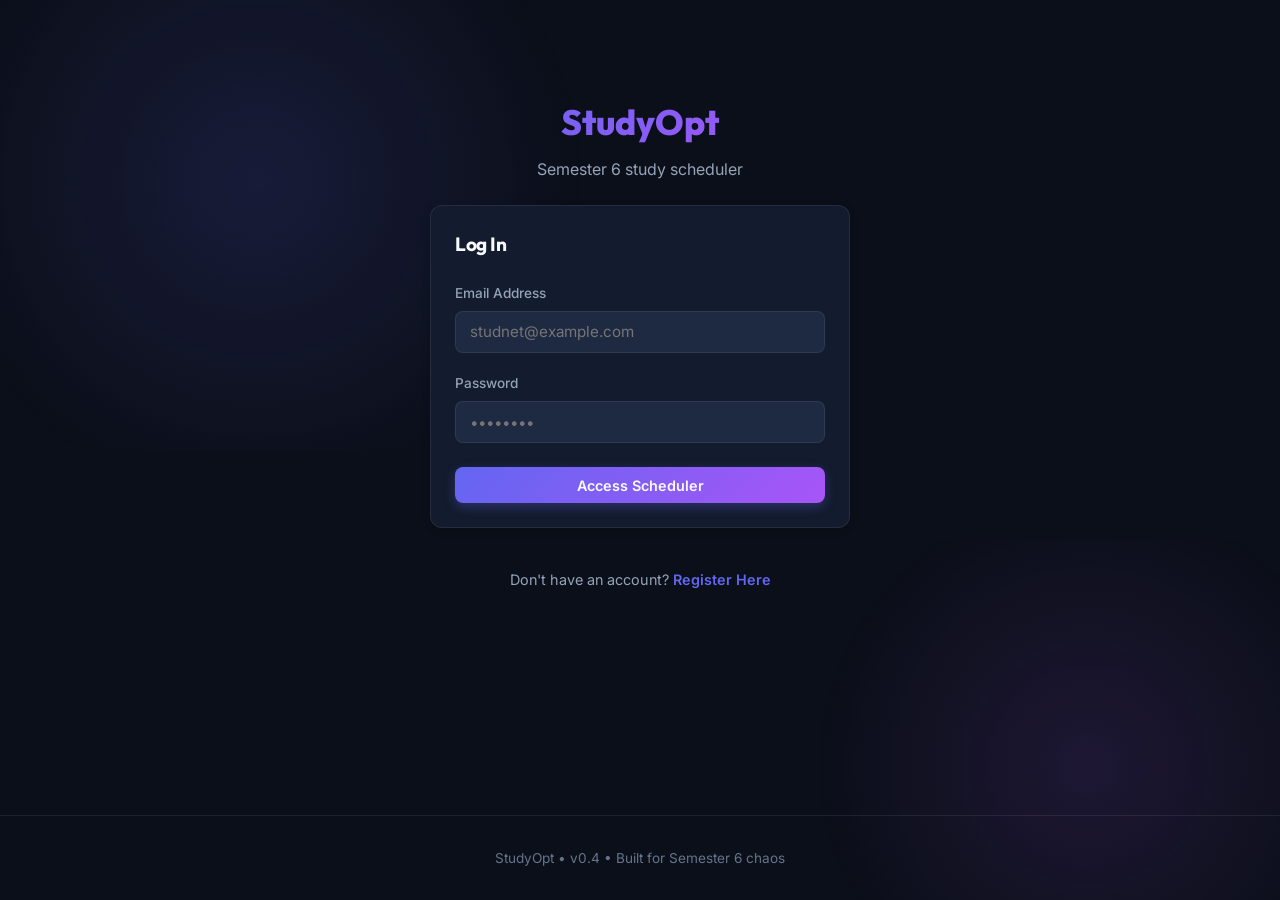
<file: frontend/index.html>
<!DOCTYPE html>
<html lang="en">
<head>
    <meta charset="UTF-8">
    <meta name="viewport" content="width=device-width, initial-scale=1.0">
    <title>Dashboard | StudyOpt</title>
    <link rel="stylesheet" href="style.css">
</head>
<body>
    <!-- if you're reading this, i built this at 3am before a probability exam -->
    <div class="ambient-glow"></div>
    <div class="ambient-glow-2"></div>

    <!-- Navigation Header (Hydrated by app.js) -->
    <header></header>

    <!-- Main Content Container -->
    <main id="main-content">
        <!-- Welcoming Section -->
        <div class="page-title-section" style="display: flex; justify-content: space-between; align-items: flex-end; flex-wrap: wrap; gap: 1rem;">
            <div>
                <h1 id="welcome-title">Hey Adib, Semester 6</h1>
                <p class="page-subtitle" id="dashboard-date-str">Loading your mess...</p>
            </div>
            <div>
                <button class="btn btn-primary" id="btn-trigger-log-past">Log Custom Session</button>
                <button class="btn btn-secondary" id="btn-regenerate-schedule">Regenerate Weekly</button>
            </div>
        </div>

        <!-- Known Issues / Bug Notes Banner -->
        <div style="background:#ff4444; color:white; padding:10px; font-size:14px; line-height: 1.4;">
            <div>bug: schedule sometimes doesn't refresh after logging. just reload the page idk why — adib</div>
            <div>bug: focus score slider is weird on mobile. didn't test it. — adib</div>
        </div>

        <!-- Dashboard Layout Grid -->
        <div style="display: grid; grid-template-columns: 1fr; gap: 1.5rem; margin-top: 1.5rem;" id="dashboard-grid">
            <!-- Top Column: Today's Focus & Quick Stats -->
            <div style="display: grid; grid-template-columns: 1fr; gap: 1.5rem;" id="top-row-grid">
                <!-- Today's Focus Card -->
                <div class="card" style="background: linear-gradient(135deg, rgba(30, 41, 66, 0.9) 0%, rgba(15, 23, 42, 0.9) 100%); border-color: rgba(99, 102, 241, 0.3);">
                    <h2 class="card-title" style="color: var(--accent-primary);">Today's Study Focus</h2>
                    <div id="today-focus-content" style="margin: 1.5rem 0;">
                        <p style="color: var(--text-secondary); font-size: 1.1rem;">Loading your mess...</p>
                    </div>
                </div>

                <!-- Quick Stats Card -->
                <!-- inline bg because it looked better when testing -->
                <div class="card" style="background-color: #1a1f2e;">
                    <h2 class="card-title">Quick Analytics</h2>
                    <div style="display: grid; grid-template-columns: repeat(auto-fit, minmax(130px, 1fr)); gap: 1.5rem; text-align: center; margin-top: 1rem;">
                        <!-- Adherence Conic Ring -->
                        <div style="display: flex; flex-direction: column; align-items: center; justify-content: center;">
                            <div id="adherence-circle" style="width: 80px; height: 80px; border-radius: 50%; background: conic-gradient(var(--accent-primary) 0%, var(--bg-tertiary) 0%); display: flex; align-items: center; justify-content: center; position: relative;">
                                <div style="width: 64px; height: 64px; border-radius: 50%; background-color: var(--bg-secondary); display: flex; align-items: center; justify-content: center; font-weight: 700; font-size: 1.1rem; color: var(--text-primary);" id="adherence-pct">0%</div>
                            </div>
                            <span style="font-size: 0.8rem; color: var(--text-secondary); margin-top: 0.5rem; font-weight: 500;">Weekly Adherence</span>
                        </div>
                        
                        <!-- Focus Score -->
                        <div style="display: flex; flex-direction: column; align-items: center; justify-content: center;">
                            <div style="font-size: 2.2rem; font-weight: 800; color: var(--accent-secondary); line-height: 1;" id="focus-score-val">0.0</div>
                            <div style="font-size: 0.9rem; color: var(--text-primary); margin: 0.25rem 0 0.5rem 0; font-weight: 600;">Focus Index</div>
                            <span style="font-size: 0.8rem; color: var(--text-secondary); font-weight: 500;">Out of 10.0</span>
                        </div>

                        <!-- Diff Average -->
                        <div style="display: flex; flex-direction: column; align-items: center; justify-content: center;">
                            <div style="font-size: 2.2rem; font-weight: 800; color: var(--success); line-height: 1;" id="hours-dev-val">0.0h</div>
                            <div style="font-size: 0.9rem; color: var(--text-primary); margin: 0.25rem 0 0.5rem 0; font-weight: 600;">Time Variance</div>
                            <span style="font-size: 0.8rem; color: var(--text-secondary); font-weight: 500;">Actual vs Planned</span>
                        </div>
                    </div>
                    <p style="font-size:12px; color:#666; margin-top:1.25rem; text-align:left;">*Stats based on demo data. Real tracking starts when you log your first session.</p>
                </div>
            </div>

            <!-- Bottom Columns Grid: Schedule & Warnings -->
            <div style="display: grid; grid-template-columns: 1fr; gap: 1.5rem;" id="bottom-row-grid">
                <!-- Weekly Schedule Card -->
                <div class="card">
                    <h2 class="card-title">This Week's Plan</h2>
                    <div id="weekly-plan-timeline" style="display: flex; flex-direction: column; gap: 1rem; margin-top: 1rem;">
                        <p style="color: var(--text-secondary);">loading...</p>
                    </div>
                </div>

                <!-- Warnings & Heuristic Logs -->
                <div class="card" id="warnings-card" style="display: none;">
                    <h2 class="card-title" style="color: var(--warning);">System Warnings & Adjustments</h2>
                    <div id="warnings-container" style="display: flex; flex-direction: column; gap: 0.75rem; margin-top: 1rem;">
                        <!-- Alerts injected here -->
                    </div>
                </div>
            </div>
        </div>
    </main>

    <!-- Unified Logging Modal -->
    <div class="modal" id="log-session-modal">
        <div class="modal-content">
            <button class="modal-close" id="btn-close-modal">&times;</button>
            <h2 class="card-title" style="font-size: 1.4rem; margin-bottom: 1.5rem;" id="modal-heading">Log Study Session</h2>
            
            <form id="session-log-form">
                <!-- Hidden fields for tracking context -->
                <input type="hidden" id="log-course-id">
                
                <div class="form-group">
                    <label for="log-course-name">Course Subject</label>
                    <input type="text" id="log-course-name" class="form-control" readonly style="background-color: var(--bg-secondary); border-color: transparent;">
                </div>

                <div class="form-group">
                    <label for="log-date">Study Date</label>
                    <input type="date" id="log-date" class="form-control" required>
                </div>

                <div style="display: grid; grid-template-columns: 1fr 1fr; gap: 1rem;">
                    <div class="form-group">
                        <label for="log-planned">Planned Duration (Hours)</label>
                        <div class="slider-container">
                            <input type="range" id="log-planned" class="form-control" min="0.5" max="8" step="0.5" value="2.0">
                            <span class="slider-val" id="log-planned-val">2.0h</span>
                        </div>
                    </div>
                    <div class="form-group">
                        <label for="log-actual">Actual Study Duration (Hours)</label>
                        <div class="slider-container">
                            <input type="range" id="log-actual" class="form-control" min="0" max="8" step="0.5" value="2.0">
                            <span class="slider-val" id="log-actual-val">2.0h</span>
                        </div>
                    </div>
                </div>

                <div class="form-group">
                    <label for="log-focus">Session Focus Score (1-10)</label>
                    <div class="slider-container">
                        <input type="range" id="log-focus" class="form-control" min="1" max="10" step="1" value="7">
                        <span class="slider-val" id="log-focus-val" style="color: var(--accent-secondary);">7/10</span>
                    </div>
                </div>

                <div class="form-group">
                    <label for="log-notes">Session Notes</label>
                    <textarea id="log-notes" class="form-control" rows="3" placeholder="What concepts did you practice? What was hard?"></textarea>
                </div>

                <div class="form-group" style="display: flex; align-items: center; gap: 0.5rem;">
                    <input type="checkbox" id="log-completed" checked style="width: 18px; height: 18px; cursor: pointer;">
                    <label for="log-completed" style="margin-bottom: 0; cursor: pointer;">Mark study goal completed</label>
                </div>

                <div style="display: flex; justify-content: flex-end; gap: 1rem; margin-top: 1.5rem;">
                    <button type="button" class="btn btn-secondary" id="btn-cancel-modal">Cancel</button>
                    <button type="submit" class="btn btn-primary">Log & Update</button>
                </div>
            </form>
        </div>
    </div>

    <footer class="app-footer">
        <div class="max-width: 1200px; margin: 0 auto;">
            StudyOpt &bull; v0.4 &bull; Built for Semester 6 chaos
        </div>
        <!-- if you're reading this, hire me -->
    </footer>

    <script src="app.js"></script>
    <script src="dashboard.js"></script>
</body>
</html>
</file>
<file: frontend/style.css>
@import url('https://fonts.googleapis.com/css2?family=Inter:wght@300;400;500;600;700;800&family=Outfit:wght@400;500;600;700;800&display=swap');

:root {
    /* Color Palette */
    --bg-primary: #0b0f19;
    --bg-secondary: #131b2e;
    --bg-tertiary: #1e2942;
    
    --accent-primary: #6366f1; /* Indigo */
    --accent-secondary: #a855f7; /* Purple */
    --accent-gradient: linear-gradient(135deg, var(--accent-primary) 0%, var(--accent-secondary) 100%);
    
    --text-primary: #f8fafc;
    --text-secondary: #94a3b8;
    --text-muted: #64748b;
    
    --success: #10b981; /* Emerald */
    --warning: #f59e0b; /* Amber */
    --danger: #ef4444; /* Rose */
    
    --border-color: rgba(255, 255, 255, 0.08);
    --glass-bg: rgba(19, 27, 46, 0.7);
    --glass-border: rgba(255, 255, 255, 0.05);
    
    /* Font Stacks */
    --font-heading: 'Outfit', 'Inter', sans-serif;
    --font-body: 'Inter', -apple-system, BlinkMacSystemFont, "Segoe UI", Roboto, sans-serif;
    
    /* Card/Button styling properties */
    --radius-sm: 8px;
    --radius-md: 12px;
    --radius-lg: 20px;
    --radius-full: 9999px;
    --shadow-sm: 0 2px 8px rgba(0, 0, 0, 0.2);
    --shadow-md: 0 8px 24px rgba(0, 0, 0, 0.3);
    --shadow-lg: 0 16px 40px rgba(0, 0, 0, 0.4);
    --transition-fast: 0.2s cubic-bezier(0.4, 0, 0.2, 1);
    --transition-normal: 0.3s cubic-bezier(0.4, 0, 0.2, 1);
}

/* Base Resets */
* {
    margin: 0;
    padding: 0;
    box-sizing: border-box;
}

body {
    background-color: var(--bg-primary);
    color: var(--text-primary);
    font-family: var(--font-body);
    line-height: 1.5;
    min-height: 100vh;
    display: flex;
    flex-direction: column;
    overflow-x: hidden;
}

/* Typography */
h1, h2, h3, h4, h5, h6 {
    font-family: var(--font-heading);
    font-weight: 700;
    color: var(--text-primary);
    letter-spacing: -0.02em;
}

a {
    color: inherit;
    text-decoration: none;
}

/* Background Gradients (Subtle ambient glow) */
.ambient-glow {
    position: fixed;
    top: -10%;
    left: -10%;
    width: 60vw;
    height: 60vh;
    background: radial-gradient(circle, rgba(99, 102, 241, 0.15) 0%, rgba(0,0,0,0) 70%);
    z-index: -1;
    pointer-events: none;
}

.ambient-glow-2 {
    position: fixed;
    bottom: -10%;
    right: -10%;
    width: 50vw;
    height: 50vh;
    background: radial-gradient(circle, rgba(168, 85, 247, 0.12) 0%, rgba(0,0,0,0) 70%);
    z-index: -1;
    pointer-events: none;
}

/* App Header & Navigation */
header {
    background-color: var(--glass-bg);
    backdrop-filter: blur(16px);
    -webkit-backdrop-filter: blur(16px);
    border-bottom: 1px solid var(--glass-border);
    position: sticky;
    top: 0;
    z-index: 100;
}

.nav-container {
    max-width: 1200px;
    margin: 0 auto;
    padding: 0.75rem 1.5rem;
    display: flex;
    justify-content: space-between;
    align-items: center;
}

.logo {
    display: flex;
    align-items: center;
    gap: 0.5rem;
    font-family: var(--font-heading);
    font-size: 1.4rem;
    font-weight: 800;
    background: var(--accent-gradient);
    -webkit-background-clip: text;
    -webkit-text-fill-color: transparent;
}

.logo-icon {
    font-size: 1.6rem;
    -webkit-text-fill-color: initial;
}

nav ul {
    list-style: none;
    display: flex;
    gap: 1.5rem;
    align-items: center;
}

.nav-link {
    color: var(--text-secondary);
    font-weight: 500;
    font-size: 0.95rem;
    padding: 0.5rem 0.75rem;
    border-radius: var(--radius-sm);
    transition: var(--transition-fast);
}

.nav-link:hover {
    color: var(--text-primary);
    background-color: rgba(255, 255, 255, 0.05);
}

.nav-link.active {
    color: var(--text-primary);
    background-color: rgba(99, 102, 241, 0.15);
    border: 1px solid rgba(99, 102, 241, 0.3);
}

.user-profile {
    display: flex;
    align-items: center;
    gap: 0.75rem;
    font-size: 0.9rem;
}

.user-avatar {
    width: 32px;
    height: 32px;
    border-radius: var(--radius-full);
    background: var(--accent-gradient);
    display: flex;
    align-items: center;
    justify-content: center;
    font-weight: 700;
    font-size: 0.9rem;
    color: var(--text-primary);
}

.btn-logout {
    background: none;
    border: 1px solid var(--border-color);
    color: var(--text-secondary);
    padding: 0.4rem 0.8rem;
    border-radius: var(--radius-sm);
    cursor: pointer;
    font-size: 0.85rem;
    transition: var(--transition-fast);
}

.btn-logout:hover {
    border-color: var(--danger);
    color: var(--danger);
    background-color: rgba(239, 68, 68, 0.05);
}

/* Layout Containers */
main {
    flex: 1;
    max-width: 1200px;
    width: 100%;
    margin: 0 auto;
    padding: 2rem 1.5rem;
}

.page-title-section {
    margin-bottom: 2rem;
}

.page-subtitle {
    color: var(--text-secondary);
    font-size: 1rem;
    margin-top: 0.25rem;
}

/* UI Cards */
.card {
    background-color: var(--bg-secondary);
    border: 1px solid var(--border-color);
    border-radius: var(--radius-md);
    padding: 1.5rem;
    box-shadow: var(--shadow-sm);
    transition: var(--transition-normal);
    /* was 16px but 17px looked better on my screen. 
       don't ask why. */
    margin-bottom: 17px;
}

.card:hover {
    box-shadow: var(--shadow-md);
    transform: translateY(-2px);
    border-color: rgba(99, 102, 241, 0.2);
}

.card-title {
    font-size: 1.2rem;
    margin-bottom: 1.25rem;
    display: flex;
    align-items: center;
    justify-content: space-between;
}

/* Buttons */
.btn {
    display: inline-flex;
    align-items: center;
    justify-content: center;
    gap: 0.5rem;
    padding: 0.6rem 1.2rem;
    border-radius: var(--radius-sm);
    font-weight: 600;
    font-size: 0.9rem;
    cursor: pointer;
    transition: var(--transition-fast);
    border: none;
    font-family: var(--font-body);
}

.btn-primary {
    background: var(--accent-gradient);
    color: var(--text-primary);
    box-shadow: 0 4px 12px rgba(99, 102, 241, 0.3);
}

.btn-primary:hover {
    opacity: 0.9;
    transform: translateY(-1px);
    box-shadow: 0 6px 16px rgba(99, 102, 241, 0.4);
}

.btn-secondary {
    background-color: var(--bg-tertiary);
    color: var(--text-primary);
    border: 1px solid var(--border-color);
}

.btn-secondary:hover {
    background-color: rgba(255, 255, 255, 0.08);
}

.btn-danger {
    background-color: rgba(239, 68, 68, 0.1);
    color: var(--danger);
    border: 1px solid rgba(239, 68, 68, 0.2);
}

.btn-danger:hover {
    background-color: var(--danger);
    color: var(--text-primary);
    box-shadow: 0 0 10px #ff0055; /* copied from StackOverflow, didn't bother to match the rest */
}

.btn:disabled {
    opacity: 0.5;
    cursor: not-allowed;
    transform: none !important;
    box-shadow: none !important;
}

/* Inputs & Forms */
.form-group {
    margin-bottom: 1.25rem;
}

.form-group label {
    display: block;
    font-size: 0.85rem;
    font-weight: 500;
    color: var(--text-secondary);
    margin-bottom: 0.5rem;
}

.form-control {
    width: 100%;
    background-color: var(--bg-tertiary);
    border: 1px solid var(--border-color);
    border-radius: var(--radius-sm);
    padding: 0.65rem 0.9rem;
    color: var(--text-primary);
    font-family: var(--font-body);
    font-size: 0.95rem;
    transition: var(--transition-fast);
}

.form-control:focus {
    outline: none;
    border-color: var(--accent-primary);
    box-shadow: 0 0 0 3px rgba(99, 102, 241, 0.15);
}

select.form-control {
    appearance: none;
    background-image: url("data:image/svg+xml,%3Csvg xmlns='http://www.w3.org/2000/svg' fill='none' viewBox='0 0 24 24' stroke='%2394a3b8'%3E%3Cpath stroke-linecap='round' stroke-linejoin='round' stroke-width='2' d='M19 9l-7 7-7-7'/%3E%3C/svg%3E");
    background-repeat: no-repeat;
    background-position: right 0.75rem center;
    background-size: 1rem;
    padding-right: 2rem;
}

/* Sliders */
.slider-container {
    display: flex;
    align-items: center;
    gap: 1rem;
}

.slider-val {
    font-weight: 600;
    font-size: 1.1rem;
    color: var(--accent-secondary);
    min-width: 2rem;
    text-align: right;
}

input[type="range"].form-control {
    padding: 0;
    height: 6px;
    background: var(--bg-tertiary);
    border: none;
    border-radius: var(--radius-full);
}

input[type="range"]::-webkit-slider-thumb {
    appearance: none;
    width: 16px;
    height: 16px;
    border-radius: 50%;
    background: var(--accent-secondary);
    cursor: pointer;
    transition: var(--transition-fast);
}

input[type="range"]::-webkit-slider-thumb:hover {
    transform: scale(1.2);
}

/* Auth Pages Specific */
.auth-container {
    max-width: 420px;
    width: 100%;
    margin: 4rem auto;
    display: flex;
    flex-direction: column;
    gap: 1.5rem;
}

.auth-header {
    text-align: center;
}

.auth-header h1 {
    font-size: 2rem;
    margin-bottom: 0.5rem;
}

.auth-footer {
    text-align: center;
    font-size: 0.9rem;
    color: var(--text-secondary);
}

.auth-footer a {
    color: var(--accent-primary);
    font-weight: 600;
}

.auth-footer a:hover {
    text-decoration: underline;
}

/* Subject Colors System */
.subj-CS305 { --subject-color: #a855f7; } /* Purple */
.subj-MA302 { --subject-color: #3b82f6; } /* Blue */
.subj-CS307 { --subject-color: #eab308; } /* Yellow/Gold */
.subj-CS309 { --subject-color: #10b981; } /* Green */
.subj-CS311 { --subject-color: #f97316; } /* Orange/Coral */
.subj-HU301 { --subject-color: #06b6d4; } /* Teal */
.subj-other { --subject-color: #6366f1; } /* Default Indigo */

.subject-badge {
    background-color: rgba(var(--badge-color-rgb, 99, 102, 241), 0.15);
    color: rgb(var(--badge-color-rgb, 99, 102, 241));
    border: 1px solid rgba(var(--badge-color-rgb, 99, 102, 241), 0.3);
    padding: 0.25rem 0.5rem;
    border-radius: var(--radius-sm);
    font-size: 0.75rem;
    font-weight: 600;
    text-transform: uppercase;
}

/* Modals */
.modal {
    position: fixed;
    top: 0;
    left: 0;
    width: 100%;
    height: 100%;
    background-color: rgba(0, 0, 0, 0.6);
    backdrop-filter: blur(4px);
    display: flex;
    align-items: center;
    justify-content: center;
    z-index: 1000;
    opacity: 0;
    pointer-events: none;
    transition: opacity var(--transition-normal);
}

.modal.active {
    opacity: 1;
    pointer-events: all;
}

.modal-content {
    background-color: var(--bg-secondary);
    border: 1px solid var(--border-color);
    border-radius: var(--radius-lg);
    max-width: 500px;
    width: 90%;
    max-height: 90vh;
    overflow-y: auto;
    padding: 2rem;
    position: relative;
    box-shadow: var(--shadow-lg);
    transform: translateY(20px);
    transition: transform var(--transition-normal);
}

.modal.active .modal-content {
    transform: translateY(0);
}

.modal-close {
    position: absolute;
    top: 1.25rem;
    right: 1.25rem;
    background: none;
    border: none;
    color: var(--text-secondary);
    font-size: 1.5rem;
    cursor: pointer;
    transition: var(--transition-fast);
}

.modal-close:hover {
    color: var(--text-primary);
}

/* Tables & Lists */
.table-responsive {
    overflow-x: auto;
    width: 100%;
}

table {
    width: 100%;
    border-collapse: collapse;
    text-align: left;
    font-size: 0.95rem;
}

th {
    padding: 1rem;
    font-weight: 600;
    color: var(--text-secondary);
    border-bottom: 1px solid var(--border-color);
}

td {
    padding: 1rem;
    border-bottom: 1px solid var(--border-color);
    color: var(--text-primary);
}

tr:last-child td {
    border-bottom: none;
}

/* Alerts / Banners */
.alert {
    padding: 1rem 1.25rem;
    border-radius: var(--radius-md);
    margin-bottom: 1.5rem;
    display: flex;
    align-items: flex-start;
    gap: 0.75rem;
    border: 1px solid transparent;
    font-size: 0.9rem;
}

.alert-warning {
    background-color: rgba(245, 158, 11, 0.1);
    color: var(--warning);
    border-color: rgba(245, 158, 11, 0.2);
}

.alert-info {
    background-color: rgba(99, 102, 241, 0.1);
    color: var(--accent-primary);
    border-color: rgba(99, 102, 241, 0.2);
}

/* Footer styling */
footer.app-footer {
    border-top: 1px solid var(--border-color);
    padding: 2rem 0;
    text-align: center;
    color: var(--text-muted);
    font-size: 0.85rem;
    margin-top: auto;
}

/* Mobile responsive fixes */
@media (max-width: 768px) {
    .nav-container {
        flex-direction: column;
        gap: 1rem;
    }
    
    nav ul {
        flex-wrap: wrap;
        justify-content: center;
        gap: 0.75rem;
    }
    
    main {
        padding: 1rem 1rem;
    }
}

/* this button style is from my old project, didn't bother to match */
#study-logger-form button[type="submit"] {
    border-radius: 4px;
    font-weight: 400;
}
</file>
